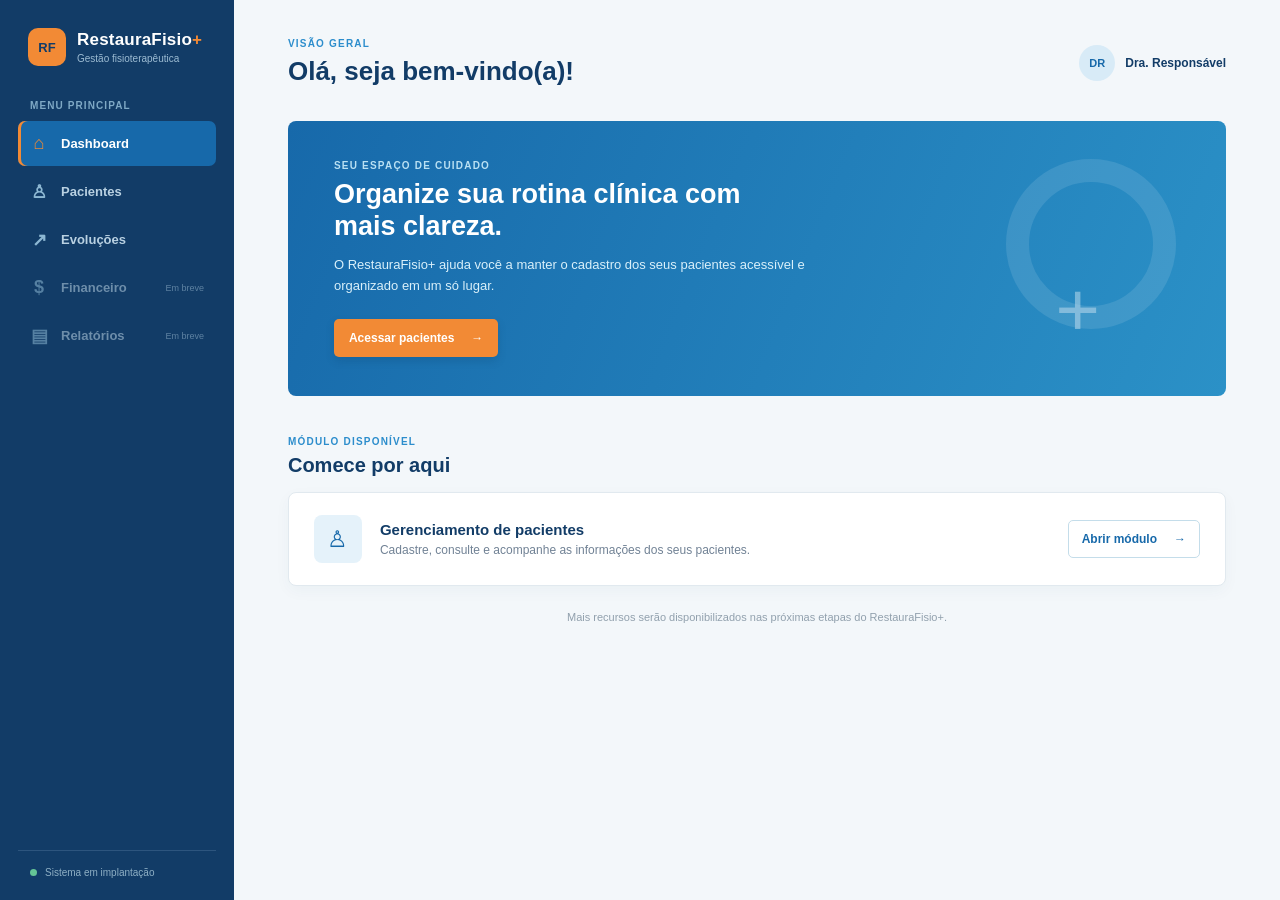
<file: index.html>
<!DOCTYPE html>
<html lang="pt-BR">
  <head>
    <meta charset="UTF-8" />
    <meta name="viewport" content="width=device-width, initial-scale=1.0" />
    <title>RestauraFisio+</title>
    <link rel="stylesheet" href="assets/css/styles.css" />
  </head>
  <body>
    <div class="app-shell">
      <aside class="sidebar">
        <a class="brand" href="index.html" aria-label="RestauraFisio+ - Dashboard">
          <span class="brand-mark">RF</span>
          <span>
            <strong>RestauraFisio<span>+</span></strong>
            <small>Gestão fisioterapêutica</small>
          </span>
        </a>

        <nav class="main-nav" aria-label="Navegação principal">
          <p class="nav-label">Menu principal</p>
          <a class="nav-link active" href="index.html" aria-current="page">
            <span class="nav-icon">⌂</span>
            <span>Dashboard</span>
          </a>
          <a class="nav-link" href="pages/pacientes.html">
            <span class="nav-icon">♙</span>
            <span>Pacientes</span>
          </a>

          <a class="nav-link" href="pages/evolucoes.html">
    <span class="nav-icon">↗</span>
    <span>Evoluções</span>
</a>
          <span class="nav-link disabled" aria-disabled="true">
            <span class="nav-icon">$</span>
            <span>Financeiro</span>
            <small>Em breve</small>
          </span>
          <span class="nav-link disabled" aria-disabled="true">
            <span class="nav-icon">▤</span>
            <span>Relatórios</span>
            <small>Em breve</small>
          </span>
        </nav>

        <div class="sidebar-footer">
          <span class="footer-dot"></span>
          <span>Sistema em implantação</span>
        </div>
      </aside>

      <main class="dashboard">
        <header class="topbar">
          <div>
            <p class="eyebrow">Visão geral</p>
            <h1>Olá, seja bem-vindo(a)!</h1>
          </div>
          <div class="profile" aria-label="Perfil do usuário">
            <span class="profile-avatar">DR</span>
            <span class="profile-name">Dra. Responsável</span>
          </div>
        </header>

        <section class="welcome-panel" aria-labelledby="welcome-title">
          <div class="welcome-copy">
            <p class="eyebrow light">Seu espaço de cuidado</p>
            <h2 id="welcome-title">Organize sua rotina clínica com mais clareza.</h2>
            <p>O RestauraFisio+ ajuda você a manter o cadastro dos seus pacientes acessível e organizado em um só lugar.</p>
            <a class="primary-action" href="pages/pacientes.html">Acessar pacientes <span aria-hidden="true">→</span></a>
          </div>
          <div class="welcome-shape" aria-hidden="true">
            <span class="shape-ring"></span>
            <span class="shape-cross">+</span>
          </div>
        </section>

        <section class="section-heading" aria-labelledby="module-title">
          <div>
            <p class="eyebrow">Módulo disponível</p>
            <h2 id="module-title">Comece por aqui</h2>
          </div>
        </section>

        <article class="module-card">
          <div class="module-icon">♙</div>
          <div class="module-content">
            <h3>Gerenciamento de pacientes</h3>
            <p>Cadastre, consulte e acompanhe as informações dos seus pacientes.</p>
          </div>
          <a class="secondary-action" href="pages/pacientes.html">Abrir módulo <span aria-hidden="true">→</span></a>
        </article>

        <p class="dashboard-note">Mais recursos serão disponibilizados nas próximas etapas do RestauraFisio+.</p>
      </main>
    </div>

    <script src="assets/js/app.js"></script>
  </body>
</html>
</file>
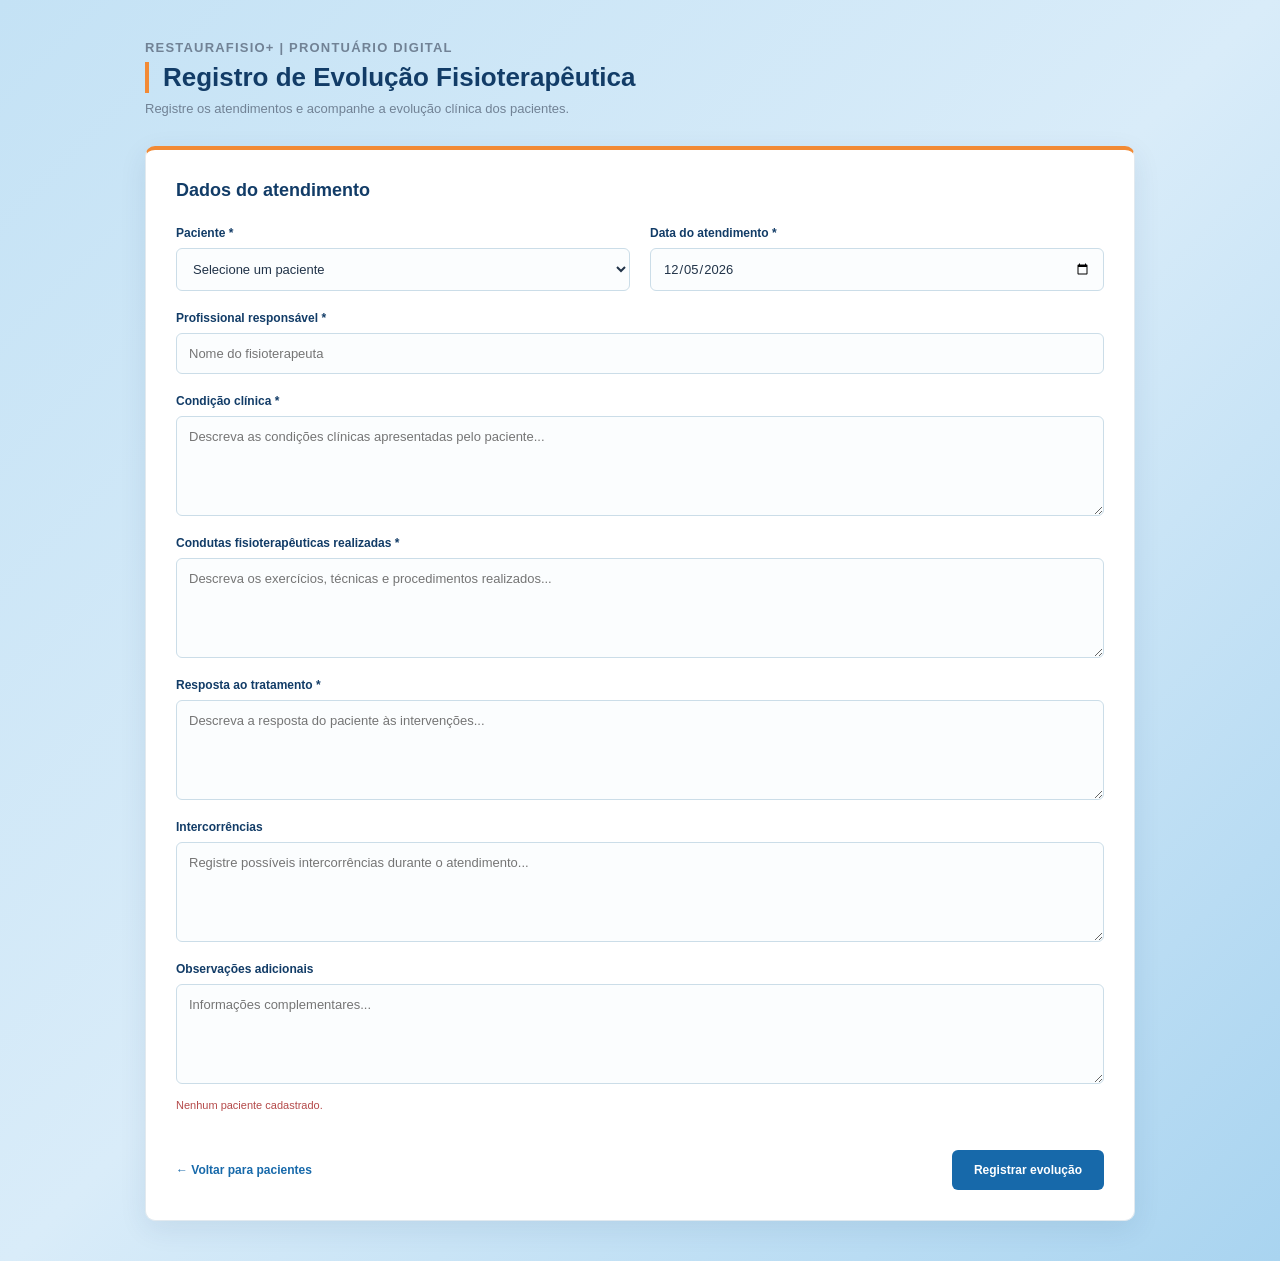
<file: pages/evolucoes.html>
<!DOCTYPE html>
<html lang="pt-BR">
<head>
    <meta charset="UTF-8">
    <meta name="viewport" content="width=device-width, initial-scale=1.0">

    <title>Evolução Fisioterapêutica | RestauraFisio+</title>

    <link rel="stylesheet" href="../assets/css/styles.css">
    <script src="../assets/js/evolucoes.js" defer></script>
</head>

<body>

<main class="evolution-page">

    <header class="evolution-header">
        <p class="eyebrow">RESTAURAFISIO+ | PRONTUÁRIO DIGITAL</p>
        <h1>Registro de Evolução Fisioterapêutica</h1>
        <p>Registre os atendimentos e acompanhe a evolução clínica dos pacientes.</p>
    </header>

    <section class="evolution-card">

        <h2>Dados do atendimento</h2>

        <form id="evolution-form" class="evolution-form">

            <div class="evolution-field">
                <label for="patient">Paciente *</label>
                <select id="patient" required>
                    <option value="">Selecione um paciente</option>
                </select>
            </div>

            <div class="evolution-field">
                <label for="date">Data do atendimento *</label>
                <input type="date" id="date" required>
            </div>

            <div class="evolution-field evolution-full">
                <label for="professional">Profissional responsável *</label>
                <input
                    type="text"
                    id="professional"
                    placeholder="Nome do fisioterapeuta"
                    required
                >
            </div>

            <div class="evolution-field evolution-full">
                <label for="condition">Condição clínica *</label>
                <textarea
                    id="condition"
                    placeholder="Descreva as condições clínicas apresentadas pelo paciente..."
                    required
                ></textarea>
            </div>

            <div class="evolution-field evolution-full">
                <label for="procedures">Condutas fisioterapêuticas realizadas *</label>
                <textarea
                    id="procedures"
                    placeholder="Descreva os exercícios, técnicas e procedimentos realizados..."
                    required
                ></textarea>
            </div>

            <div class="evolution-field evolution-full">
                <label for="response">Resposta ao tratamento *</label>
                <textarea
                    id="response"
                    placeholder="Descreva a resposta do paciente às intervenções..."
                    required
                ></textarea>
            </div>

            <div class="evolution-field evolution-full">
                <label for="complications">Intercorrências</label>
                <textarea
                    id="complications"
                    placeholder="Registre possíveis intercorrências durante o atendimento..."
                ></textarea>
            </div>

            <div class="evolution-field evolution-full">
                <label for="observations">Observações adicionais</label>
                <textarea
                    id="observations"
                    placeholder="Informações complementares..."
                ></textarea>
            </div>

            <p id="form-feedback" class="form-feedback evolution-full"
               role="status" aria-live="polite"></p>

            <div class="evolution-actions">

                <a href="pacientes.html" class="evolution-back">
                    ← Voltar para pacientes
                </a>

                <button type="submit" class="evolution-button">
                    Registrar evolução
                </button>

            </div>

        </form>

    </section>

</main>

</body>
</html>
</file>
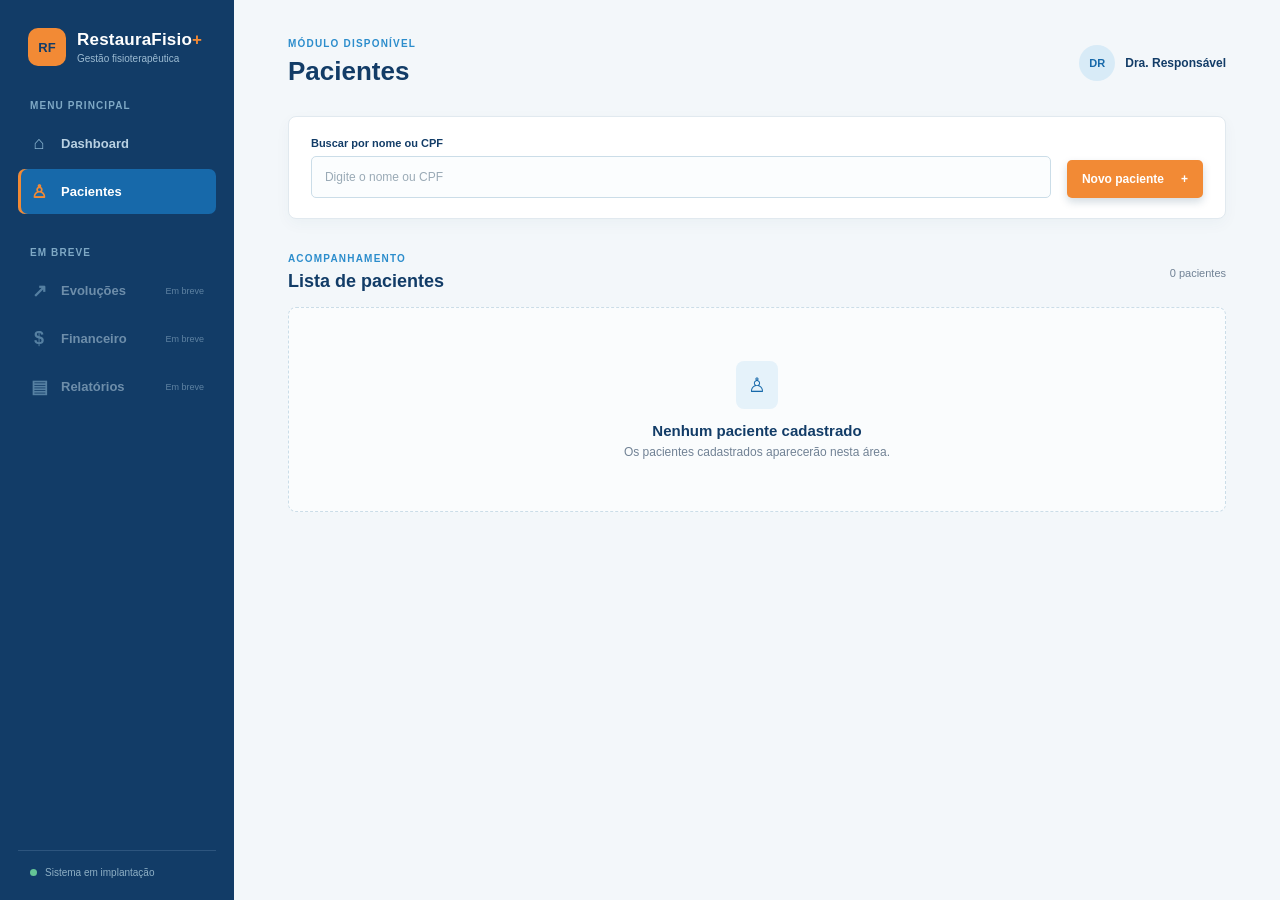
<file: pages/pacientes.html>
<!DOCTYPE html>
<html lang="pt-BR">
  <head>
    <meta charset="UTF-8" />
    <meta name="viewport" content="width=device-width, initial-scale=1.0" />
    <title>Pacientes</title>
    <link rel="stylesheet" href="../assets/css/styles.css" />
  </head>
  <body>
    <div class="app-shell">
      <aside class="sidebar">
        <a class="brand" href="../index.html" aria-label="RestauraFisio+ - Dashboard">
          <span class="brand-mark">RF</span>
          <span>
            <strong>RestauraFisio<span>+</span></strong>
            <small>Gestão fisioterapêutica</small>
          </span>
        </a>

        <nav class="main-nav" aria-label="Navegação principal">
          <p class="nav-label">Menu principal</p>
          <a class="nav-link" href="../index.html">
            <span class="nav-icon">⌂</span>
            <span>Dashboard</span>
          </a>
          <a class="nav-link active" href="pacientes.html" aria-current="page">
            <span class="nav-icon">♙</span>
            <span>Pacientes</span>
          </a>

          <p class="nav-label nav-label-spaced">Em breve</p>
          <span class="nav-link disabled" aria-disabled="true">
            <span class="nav-icon">↗</span>
            <span>Evoluções</span>
            <small>Em breve</small>
          </span>
          <span class="nav-link disabled" aria-disabled="true">
            <span class="nav-icon">$</span>
            <span>Financeiro</span>
            <small>Em breve</small>
          </span>
          <span class="nav-link disabled" aria-disabled="true">
            <span class="nav-icon">▤</span>
            <span>Relatórios</span>
            <small>Em breve</small>
          </span>
        </nav>

        <div class="sidebar-footer">
          <span class="footer-dot"></span>
          <span>Sistema em implantação</span>
        </div>
      </aside>

      <main class="dashboard patient-page">
        <header class="topbar">
          <div>
            <p class="eyebrow">Módulo disponível</p>
            <h1>Pacientes</h1>
          </div>
          <div class="profile" aria-label="Perfil do usuário">
            <span class="profile-avatar">DR</span>
            <span class="profile-name">Dra. Responsável</span>
          </div>
        </header>

        <section class="patient-toolbar" aria-label="Ações de pacientes">
          <label class="search-field">
            <span>Buscar por nome ou CPF</span>
            <input id="patient-search" type="search" placeholder="Digite o nome ou CPF" />
          </label>
          <details class="new-patient">
            <summary class="primary-action">Novo paciente <span aria-hidden="true">+</span></summary>
            <div class="patient-form-panel" id="patient-form-panel">
              <div class="section-heading form-heading">
                <div>
                  <p class="eyebrow" id="form-mode-label">Cadastro inicial</p>
                  <h2 id="form-title">Dados do paciente</h2>
                </div>
              </div>
              <form class="patient-form" id="patient-form" novalidate>
                <label>
                  <span>Nome completo</span>
                  <input id="patient-name" type="text" name="nome" placeholder="Digite o nome completo" required />
                </label>
                <label>
                  <span>CPF</span>
                  <input id="patient-cpf" type="text" name="cpf" placeholder="000.000.000-00" required />
                </label>
                <label>
                  <span>Data de nascimento</span>
                  <input id="patient-birth-date" type="date" name="data-nascimento" required />
                </label>
                <label>
                  <span>Telefone/WhatsApp</span>
                  <input id="patient-phone" type="tel" name="telefone" placeholder="(00) 00000-0000" required />
                </label>
                <button class="form-submit" id="form-submit" type="submit">Cadastrar paciente</button>
                <p class="form-feedback" id="form-feedback" role="status" aria-live="polite"></p>
              </form>
            </div>
          </details>
        </section>

        <section class="patient-list" aria-labelledby="patient-list-title">
          <div class="section-heading">
            <div>
              <p class="eyebrow">Acompanhamento</p>
              <h2 id="patient-list-title">Lista de pacientes</h2>
            </div>
            <span class="patient-count" id="patient-count">0 pacientes</span>
          </div>
          <div class="empty-state" id="empty-state">
            <div class="module-icon" aria-hidden="true">♙</div>
            <h3 id="empty-state-title">Nenhum paciente cadastrado</h3>
            <p id="empty-state-message">Os pacientes cadastrados aparecerão nesta área.</p>
          </div>
          <div class="patient-list-items" id="patient-list-items"></div>
        </section>
      </main>
    </div>

    <script src="../assets/js/pacientes.js"></script>
  </body>
</html>
</file>
<file: assets/css/styles.css>
:root {
  --blue-900: #123c67;
  --blue-700: #1769aa;
  --blue-500: #2c8dcc;
  --orange: #f28a35;
  --surface: #ffffff;
  --background: #f3f7fa;
  --text: #213348;
  --muted: #718295;
  --line: #e1e9ef;
}

* {
  box-sizing: border-box;
}

body {
  margin: 0;
  font-family: "Trebuchet MS", Arial, sans-serif;
  color: var(--text);
  background: var(--background);
}

a {
  color: inherit;
  text-decoration: none;
}

.app-shell {
  display: flex;
  min-height: 100vh;
}

.sidebar {
  display: flex;
  width: 258px;
  min-height: 100vh;
  flex-direction: column;
  padding: 28px 18px 22px;
  color: #dcecf7;
  background: var(--blue-900);
}

.brand {
  display: flex;
  align-items: center;
  gap: 11px;
  padding: 0 10px 34px;
}

.brand-mark {
  display: grid;
  width: 38px;
  height: 38px;
  place-items: center;
  border-radius: 10px;
  color: var(--blue-900);
  font-size: 13px;
  font-weight: bold;
  background: var(--orange);
}

.brand strong {
  display: block;
  color: #fff;
  font-size: 17px;
  letter-spacing: .2px;
}

.brand strong span {
  color: var(--orange);
}

.brand small {
  display: block;
  margin-top: 3px;
  color: #9dbcd3;
  font-size: 10px;
}

.nav-label {
  margin: 0 12px 10px;
  color: #7fa9c5;
  font-size: 10px;
  font-weight: bold;
  letter-spacing: 1.1px;
  text-transform: uppercase;
}

.nav-label-spaced {
  margin-top: 33px;
}

.nav-link {
  display: flex;
  align-items: center;
  gap: 13px;
  min-height: 45px;
  margin: 3px 0;
  padding: 0 12px;
  border-radius: 7px;
  color: #b9d1e2;
  font-size: 13px;
  font-weight: bold;
}

.nav-link.active {
  color: #fff;
  background: var(--blue-700);
  box-shadow: inset 3px 0 0 var(--orange);
}

.nav-link:not(.disabled):hover {
  color: #fff;
  background: #1c5987;
}

.nav-icon {
  width: 18px;
  color: #8db8d3;
  font-size: 18px;
  text-align: center;
}

.active .nav-icon {
  color: var(--orange);
}

.nav-link.disabled {
  cursor: default;
  opacity: .55;
}

.nav-link.disabled small {
  margin-left: auto;
  color: #9dbcd3;
  font-size: 9px;
  font-weight: normal;
}

.sidebar-footer {
  display: flex;
  align-items: center;
  gap: 8px;
  margin-top: auto;
  padding: 16px 12px 0;
  border-top: 1px solid rgba(184, 218, 238, .16);
  color: #8fb0c5;
  font-size: 10px;
}

.footer-dot {
  width: 7px;
  height: 7px;
  border-radius: 50%;
  background: #65c596;
}

.dashboard {
  width: min(100%, 1160px);
  margin: 0 auto;
  padding: 38px 54px 56px;
}

.topbar,
.profile,
.module-card,
.section-heading {
  display: flex;
  align-items: center;
}

.topbar {
  justify-content: space-between;
  margin-bottom: 34px;
}

.eyebrow {
  margin: 0 0 7px;
  color: var(--blue-500);
  font-size: 10px;
  font-weight: bold;
  letter-spacing: 1.2px;
  text-transform: uppercase;
}

.eyebrow.light {
  color: #b9e0f3;
}

h1,
h2,
h3,
p {
  margin-top: 0;
}

h1 {
  margin-bottom: 0;
  color: var(--blue-900);
  font-size: 26px;
}

.profile {
  gap: 10px;
  color: var(--blue-900);
  font-size: 12px;
  font-weight: bold;
}

.profile-avatar {
  display: grid;
  width: 36px;
  height: 36px;
  place-items: center;
  border-radius: 50%;
  color: var(--blue-700);
  font-size: 11px;
  background: #d8ebf7;
}

.welcome-panel {
  display: flex;
  min-height: 252px;
  overflow: hidden;
  position: relative;
  align-items: center;
  padding: 39px 46px;
  border-radius: 8px;
  color: #fff;
  background: linear-gradient(112deg, #1769aa, #2b91c7);
}

.welcome-copy {
  max-width: 520px;
  position: relative;
  z-index: 1;
}

.welcome-copy h2 {
  max-width: 470px;
  margin-bottom: 12px;
  font-size: 27px;
  line-height: 1.2;
}

.welcome-copy p:not(.eyebrow) {
  max-width: 495px;
  margin-bottom: 23px;
  color: #d9f0fa;
  font-size: 13px;
  line-height: 1.6;
}

.primary-action,
.secondary-action {
  display: inline-flex;
  align-items: center;
  gap: 17px;
  border-radius: 5px;
  font-size: 12px;
  font-weight: bold;
}

.primary-action {
  padding: 12px 15px;
  color: #fff;
  background: var(--orange);
  box-shadow: 0 4px 9px rgba(10, 55, 91, .18);
}

.primary-action:hover,
.secondary-action:hover {
  filter: brightness(.95);
}

.welcome-shape {
  width: 240px;
  height: 240px;
  position: absolute;
  right: 45px;
  opacity: .72;
}

.shape-ring {
  display: block;
  width: 170px;
  height: 170px;
  position: absolute;
  top: 20px;
  right: 5px;
  border: 23px solid rgba(255, 255, 255, .15);
  border-radius: 50%;
}

.shape-cross {
  position: absolute;
  right: 81px;
  bottom: 26px;
  color: rgba(255, 255, 255, .52);
  font-size: 76px;
  font-weight: lighter;
}

.section-heading {
  margin: 40px 0 15px;
}

.section-heading h2 {
  margin-bottom: 0;
  color: var(--blue-900);
  font-size: 20px;
}

.module-card {
  gap: 18px;
  padding: 22px 25px;
  border: 1px solid var(--line);
  border-radius: 8px;
  background: var(--surface);
  box-shadow: 0 5px 15px rgba(27, 73, 103, .04);
}

.module-icon {
  display: grid;
  width: 48px;
  height: 48px;
  flex: 0 0 48px;
  place-items: center;
  border-radius: 8px;
  color: var(--blue-700);
  font-size: 23px;
  background: #e5f2fa;
}

.module-content {
  flex: 1;
}

.module-content h3 {
  margin-bottom: 5px;
  color: var(--blue-900);
  font-size: 15px;
}

.module-content p {
  margin-bottom: 0;
  color: var(--muted);
  font-size: 12px;
}

.secondary-action {
  padding: 11px 13px;
  color: var(--blue-700);
  border: 1px solid #c4ddea;
}

.dashboard-note {
  margin: 25px 0 0;
  color: #91a0ad;
  font-size: 11px;
  text-align: center;
}

.patient-page .topbar {
  margin-bottom: 29px;
}

.patient-toolbar {
  display: flex;
  align-items: flex-end;
  gap: 16px;
  padding: 20px 22px;
  border: 1px solid var(--line);
  border-radius: 8px;
  background: var(--surface);
  box-shadow: 0 5px 15px rgba(27, 73, 103, .04);
}

.search-field,
.patient-form label {
  display: flex;
  flex-direction: column;
  gap: 7px;
  color: var(--blue-900);
  font-size: 11px;
  font-weight: bold;
}

.search-field {
  flex: 1;
}

.search-field input,
.patient-form input {
  width: 100%;
  min-height: 42px;
  padding: 0 13px;
  border: 1px solid #cbdde8;
  border-radius: 5px;
  color: var(--text);
  font: inherit;
  font-size: 12px;
  background: #fbfdfe;
}

.search-field input::placeholder,
.patient-form input::placeholder {
  color: #9aaab6;
  font-weight: normal;
}

.search-field input:focus,
.patient-form input:focus {
  outline: 2px solid rgba(44, 141, 204, .2);
  border-color: var(--blue-500);
}

.patient-form input.input-error {
  border-color: #c95757;
}

.new-patient {
  position: relative;
}

.new-patient summary {
  cursor: pointer;
  list-style: none;
  white-space: nowrap;
}

.new-patient summary::-webkit-details-marker {
  display: none;
}

.new-patient[open] summary {
  background: var(--blue-900);
}

.patient-form-panel {
  width: min(100%, 620px);
  margin-top: 16px;
  padding: 23px 25px 25px;
  border: 1px solid var(--line);
  border-radius: 8px;
  background: var(--surface);
  box-shadow: 0 8px 22px rgba(27, 73, 103, .08);
}

.patient-form-panel.is-editing {
  border-color: #9fc6dc;
  box-shadow: 0 8px 22px rgba(23, 105, 170, .12);
}

.form-heading {
  margin: 0 0 20px;
}

.form-heading h2,
.patient-list h2 {
  font-size: 18px;
}

.patient-form {
  display: grid;
  grid-template-columns: repeat(2, minmax(0, 1fr));
  gap: 18px 16px;
}

.form-submit {
  justify-self: start;
  grid-column: 1 / -1;
  min-height: 40px;
  padding: 0 16px;
  border: 0;
  border-radius: 5px;
  color: #fff;
  font: inherit;
  font-size: 12px;
  font-weight: bold;
  background: var(--blue-700);
  cursor: pointer;
  box-shadow: 0 4px 9px rgba(10, 55, 91, .12);
}

.form-submit:hover {
  background: var(--blue-900);
}

.form-feedback {
  min-height: 16px;
  grid-column: 1 / -1;
  margin: -5px 0 0;
  font-size: 11px;
}

.form-feedback.error {
  color: #b44949;
}

.form-feedback.success {
  color: #39815e;
}

.patient-list {
  margin-top: 34px;
}

.patient-list .section-heading {
  justify-content: space-between;
  margin-top: 0;
}

.patient-count {
  color: var(--muted);
  font-size: 11px;
}

.empty-state {
  display: flex;
  min-height: 205px;
  align-items: center;
  flex-direction: column;
  justify-content: center;
  padding: 25px;
  border: 1px dashed #cbdde8;
  border-radius: 8px;
  background: rgba(255, 255, 255, .58);
  text-align: center;
}

.empty-state[hidden] {
  display: none;
}

.empty-state .module-icon {
  width: 42px;
  height: 42px;
  margin-bottom: 13px;
  font-size: 20px;
}

.empty-state h3 {
  margin-bottom: 6px;
  color: var(--blue-900);
  font-size: 15px;
}

.empty-state p {
  margin-bottom: 0;
  color: var(--muted);
  font-size: 12px;
}

.patient-list-items {
  display: grid;
  gap: 12px;
  margin-top: 15px;
}

.patient-card {
  padding: 20px 22px;
  border: 1px solid var(--line);
  border-radius: 8px;
  background: var(--surface);
  box-shadow: 0 5px 15px rgba(27, 73, 103, .04);
}

.patient-card h3 {
  margin-bottom: 15px;
  color: var(--blue-900);
  font-size: 15px;
}

.patient-card-details {
  display: grid;
  grid-template-columns: repeat(3, minmax(0, 1fr));
  gap: 8px 20px;
}

.patient-card-detail {
  display: flex;
  flex-direction: column;
  gap: 3px;
}

.patient-card-label {
  margin-bottom: 3px;
  color: var(--muted);
  font-size: 10px;
  font-weight: bold;
}

.patient-card-value {
  color: var(--text);
  font-size: 12px;
}

.patient-card-actions {
  display: flex;
  gap: 9px;
  margin-top: 18px;
}

.card-action {
  min-height: 32px;
  padding: 0 12px;
  border: 1px solid #c4ddea;
  border-radius: 5px;
  font: inherit;
  font-size: 11px;
  font-weight: bold;
  background: var(--surface);
  cursor: pointer;
}

.edit-action {
  color: var(--blue-700);
}

.delete-action {
  color: #b44949;
  border-color: #e5c4c4;
}

.edit-action:hover,
.delete-action:hover {
  filter: brightness(.95);
}

@media (max-width: 760px) {
  .app-shell {
    display: block;
  }

  .sidebar {
    width: 100%;
    min-height: auto;
    padding: 18px 14px;
  }

  .brand {
    padding: 0 8px 18px;
  }

  .main-nav {
    display: flex;
    flex-wrap: wrap;
    gap: 4px;
  }

  .nav-label,
  .sidebar-footer {
    display: none;
  }

  .nav-label-spaced {
    display: block;
    width: 100%;
    margin: 15px 8px 3px;
  }

  .nav-link {
    flex: 1 1 130px;
  }

  .nav-link.disabled {
    flex-basis: 30%;
  }

  .dashboard {
    padding: 28px 18px 42px;
  }

  .welcome-panel {
    padding: 31px 25px;
  }

  .welcome-copy h2 {
    font-size: 23px;
  }

  .welcome-shape {
    right: -75px;
    opacity: .4;
  }

  .module-card {
    align-items: flex-start;
    flex-wrap: wrap;
  }

  .patient-toolbar {
    align-items: stretch;
    flex-direction: column;
  }

  .new-patient summary {
    justify-content: center;
  }

  .patient-form-panel {
    width: 100%;
  }

  .secondary-action {
    margin-left: 66px;
  }
}

@media (max-width: 460px) {
  .topbar {
    align-items: flex-start;
  }

  .profile-name {
    display: none;
  }

  .welcome-panel {
    min-height: 290px;
  }

  .module-content {
    flex-basis: calc(100% - 66px);
  }

  .patient-form {
    grid-template-columns: 1fr;
  }

  .patient-card-details {
    grid-template-columns: 1fr;
  }

  .patient-list .section-heading {
    align-items: flex-start;
    flex-direction: column;
    gap: 8px;
  }
}

/* =====================================
   SPRINT 02 - EVOLUÇÃO FISIOTERAPÊUTICA
===================================== */

.evolution-page {
  max-width: 1050px;
  margin: 0 auto;
  padding: 40px 30px;
}

.evolution-header {
  margin-bottom: 30px;
}

.evolution-header h1 {
  color: var(--blue-900);
  font-size: 26px;
  margin-bottom: 8px;
}

.evolution-header p {
  color: var(--muted);
  font-size: 13px;
}

.evolution-card {
  padding: 30px;
  border: 1px solid var(--line);
  border-radius: 10px;
  background: var(--surface);
  box-shadow: 0 5px 20px rgba(27, 73, 103, 0.06);
}

.evolution-card h2 {
  color: var(--blue-900);
  font-size: 18px;
  margin-bottom: 25px;
}

.evolution-form {
  display: grid;
  grid-template-columns: repeat(2, minmax(0, 1fr));
  gap: 20px;
}

.evolution-field {
  display: flex;
  flex-direction: column;
  gap: 8px;
}

.evolution-field label {
  color: var(--blue-900);
  font-size: 12px;
  font-weight: bold;
}

.evolution-field input,
.evolution-field select,
.evolution-field textarea {
  width: 100%;
  padding: 12px;
  border: 1px solid #cbdde8;
  border-radius: 6px;
  background: #fbfdfe;
  color: var(--text);
  font-family: inherit;
  font-size: 13px;
}

.evolution-field textarea {
  min-height: 100px;
  resize: vertical;
}

.evolution-field input:focus,
.evolution-field select:focus,
.evolution-field textarea:focus {
  outline: 2px solid rgba(44, 141, 204, 0.2);
  border-color: var(--blue-500);
}

.evolution-full {
  grid-column: 1 / -1;
}

.evolution-actions {
  display: flex;
  justify-content: space-between;
  align-items: center;
  gap: 15px;
  grid-column: 1 / -1;
  margin-top: 15px;
}

.evolution-button {
  padding: 13px 22px;
  border: none;
  border-radius: 6px;
  background: var(--blue-700);
  color: white;
  font-family: inherit;
  font-size: 12px;
  font-weight: bold;
  cursor: pointer;
}

.evolution-button:hover {
  background: var(--blue-900);
}

.evolution-back {
  color: var(--blue-700);
  font-size: 12px;
  font-weight: bold;
}

@media (max-width: 600px) {
  .evolution-page {
    padding: 25px 15px;
  }

  .evolution-card {
    padding: 20px;
  }

  .evolution-form {
    grid-template-columns: 1fr;
  }

  .evolution-actions {
    flex-direction: column;
    align-items: stretch;
  }

  .evolution-button {
    width: 100%;
  }
}

/* Personalização visual - Sprint 02 */

body:has(.evolution-page) {
  background: linear-gradient(
    135deg,
    #c4e2f5 0%,
    #d9ecf9 50%,
    #a9d4f0 100%
  );
  min-height: 100vh;
}

.evolution-card {
  border-top: 4px solid var(--orange);
  box-shadow: 0 8px 28px rgba(18, 60, 103, 0.09);
}

.evolution-header h1 {
  border-left: 4px solid var(--orange);
  padding-left: 14px;
}

.evolution-button {
  background: var(--blue-700);
  transition: background 0.2s ease;
}

.evolution-button:hover {
  background: var(--blue-900);
}
</file>
